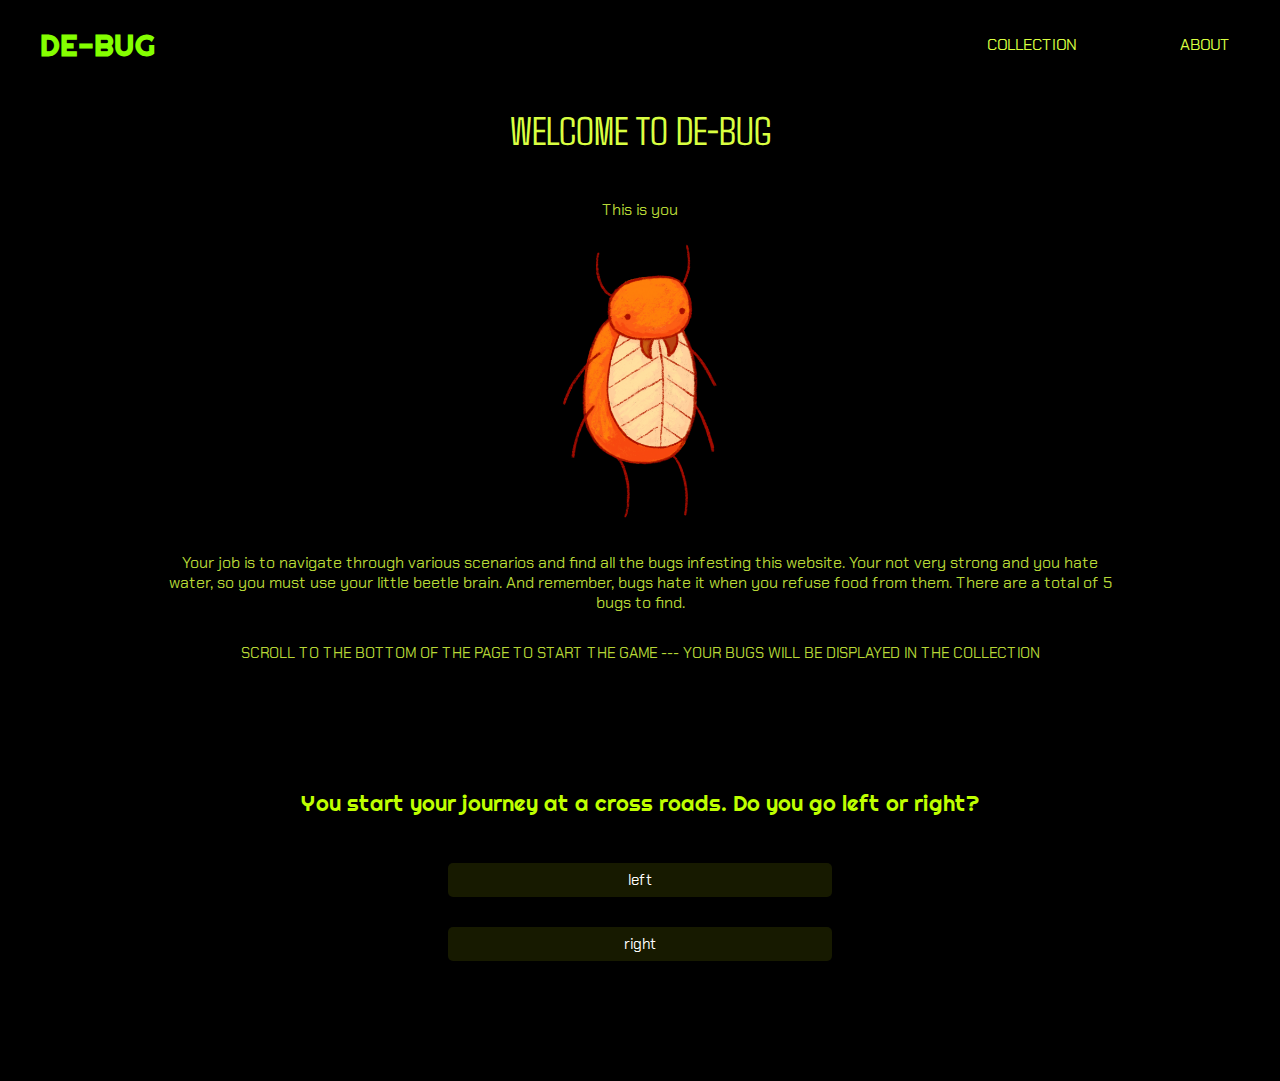
<file: index.html>
<!DOCTYPE html>
<html lang="en">
<head>
    <meta charset="UTF-8">
    <meta http-equiv="X-UA-Compatible" content="IE=edge">
    <meta name="viewport" content="width=device-width, initial-scale=1.0">
    <title>Document</title>
    <link rel="preconnect" href="https://fonts.googleapis.com">
<link rel="preconnect" href="https://fonts.gstatic.com" crossorigin>
<link href="https://fonts.googleapis.com/css2?family=Agdasima:wght@400;700&family=Chakra+Petch&family=Righteous&display=swap" rel="stylesheet">
    <link rel="stylesheet" href="reset.css"/>
    <link rel="stylesheet" href="style.css"/>
</head>
<body>
    <header>
        <a href="./index.html">
            <h1>DE-BUG</h1>
        </a>
        <div class="nav">
            <a class="link" href="./collection.html">COLLECTION</a>
            <a class="link" href="./about.html">ABOUT</a>
        </div>
    </header>
    <main>
            <h2>WELCOME TO DE-BUG</h2>
            <div class="you">
                
                <P class="this">This is you</P>
                <img class="picture" src="Images/profile.png">
                
                
                <p>Your job is to navigate through various scenarios and find all the bugs infesting this website. Your not very strong and you hate water, so you must use your little beetle brain. And remember, bugs hate it when you refuse food from them. There are a total of 5 bugs to find.</p>
                <p class="scroll">SCROLL TO THE BOTTOM OF THE PAGE TO START THE GAME --- YOUR BUGS WILL BE DISPLAYED IN THE COLLECTION</p>
            </div>
        <div class="container">
                <div id="text">Text</div>
            <div id="option-buttons" class="btn-grid">
                <button id="btn1" class="btn">option 1</button>
                <button id="btn2" class="btn">option 2</button>
            </div>
        </div>
        <div id="img"></div>
    </main>
    <footer></footer>
    <script src="app.js"></script>
</body>
</html>
</file>
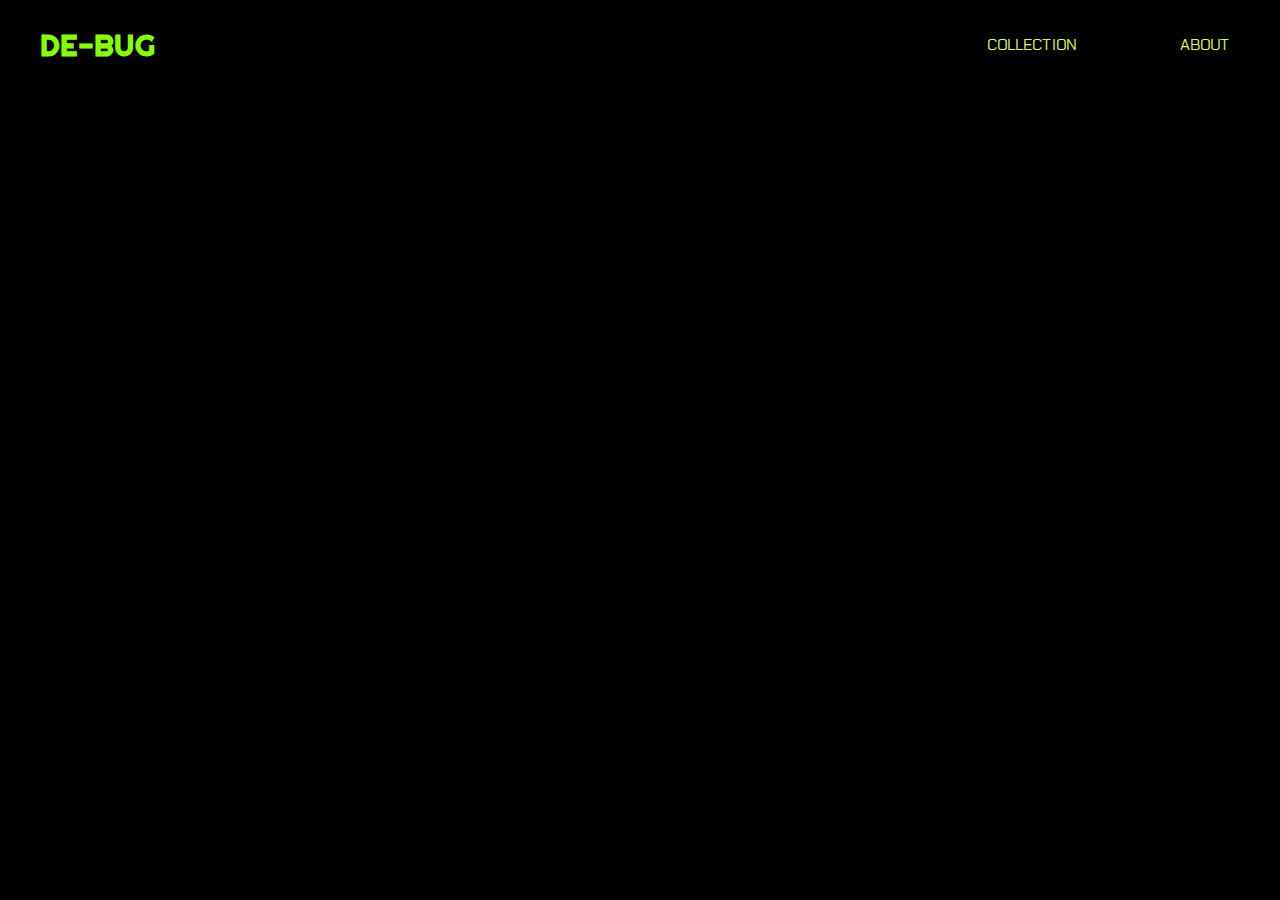
<file: collection.html>
<!DOCTYPE html>
<html lang="en">
<head>
    <meta charset="UTF-8">
    <meta http-equiv="X-UA-Compatible" content="IE=edge">
    <meta name="viewport" content="width=device-width, initial-scale=1.0">
    <title>Document</title>
    <link rel="preconnect" href="https://fonts.googleapis.com">
<link rel="preconnect" href="https://fonts.gstatic.com" crossorigin>
<link href="https://fonts.googleapis.com/css2?family=Agdasima:wght@400;700&family=Chakra+Petch&family=Righteous&display=swap" rel="stylesheet">
    <link rel="stylesheet" href="reset.css"/>
    <link rel="stylesheet" href="style.css"/>
</head>
<body>
    <header>
        <a href="./index.html">
            <h1>DE-BUG</h1>
        </a>
        <div class="nav">
            <a class="link" href="./collection.html">COLLECTION</a>
            <a class="link" href="./about.html">ABOUT</a>
        </div>
    </header>
    <main class="gallery">
        <div id="gallery"></div>
    </main>
    <script src="image.js"></script>
</body>
</html>
</file>
<file: style.css>
/* font-family: 'Agdasima', sans-serif; 
font-family: 'Chakra Petch', sans-serif; */


* {
    font-family: 'Chakra Petch', sans-serif;
    line-height: 20px;
    color: rgba(217, 255, 65, 0.843);
}

body {
    background-color: rgb(0, 0, 0);
}

header {
    display: flex;
    margin: 30px;
    margin-bottom: 60px;
}

h1 {
    margin-left: 10px;
    font-size: 30px;
    font-family: 'Righteous', cursive;
    font-weight: 700;
    color: rgb(132, 255, 0);
}
 
.nav {
   margin-right: 20px;
   margin-left: auto;
   margin-top: auto;
   margin-bottom: auto;
}

.link {
    margin-left: 100px;
    font-family: 'Chakra Petch', sans-serif;
    text-decoration: none;
}

a {
    text-decoration: none;
    color: rgb(217, 255, 65);
}

main {
    margin: 40px;
    text-align: center;
}

.you {
    width: 80%;
    margin: auto;
}



h2 {
    font-family: 'Chakra Petch', sans-serif;
    margin: 60px;
    font-size: 40px;
    font-family: 'Agdasima', sans-serif;
    color: rgb(217, 255, 65);
}

.container {
    width: 80%;
    margin: auto;
    margin-top: 100px;
    text-align: center;
    padding: 20px;
}

.btn-grid {
  display: grid;
  grid-template-columns: 1;
  gap: 30px;
  margin-top: 40px;
}

.scroll {
    margin: 30px;
    font-size: 15px;
}


img {
    width: 50%;
}

.picture {
    margin: 20px;
    width: 30%;
}

#text {
    font-family: 'Righteous', cursive;
    font-size: 22px;
    line-height: 40px;
    color: rgb(191, 255, 0);
    margin-bottom: 20px;
}

button {
    width: 40%;
    margin: auto;
    font-size: 15px;
    background-color: rgba(225, 255, 0, 0.1);
    border-style: hidden;
    color: rgb(255, 255, 255);
    padding: 5px;
    border-radius: 5px;
    border: 2px solid transparent;
}

button:hover {
    border: 2px solid rgb(238, 255, 3);
    cursor: pointer;
    
}


.gif {
    width: 40%;
}


footer {
    height: 60px;
    background-color: rgb(0, 0, 0);
    margin-top: 0px;
}
</file>
